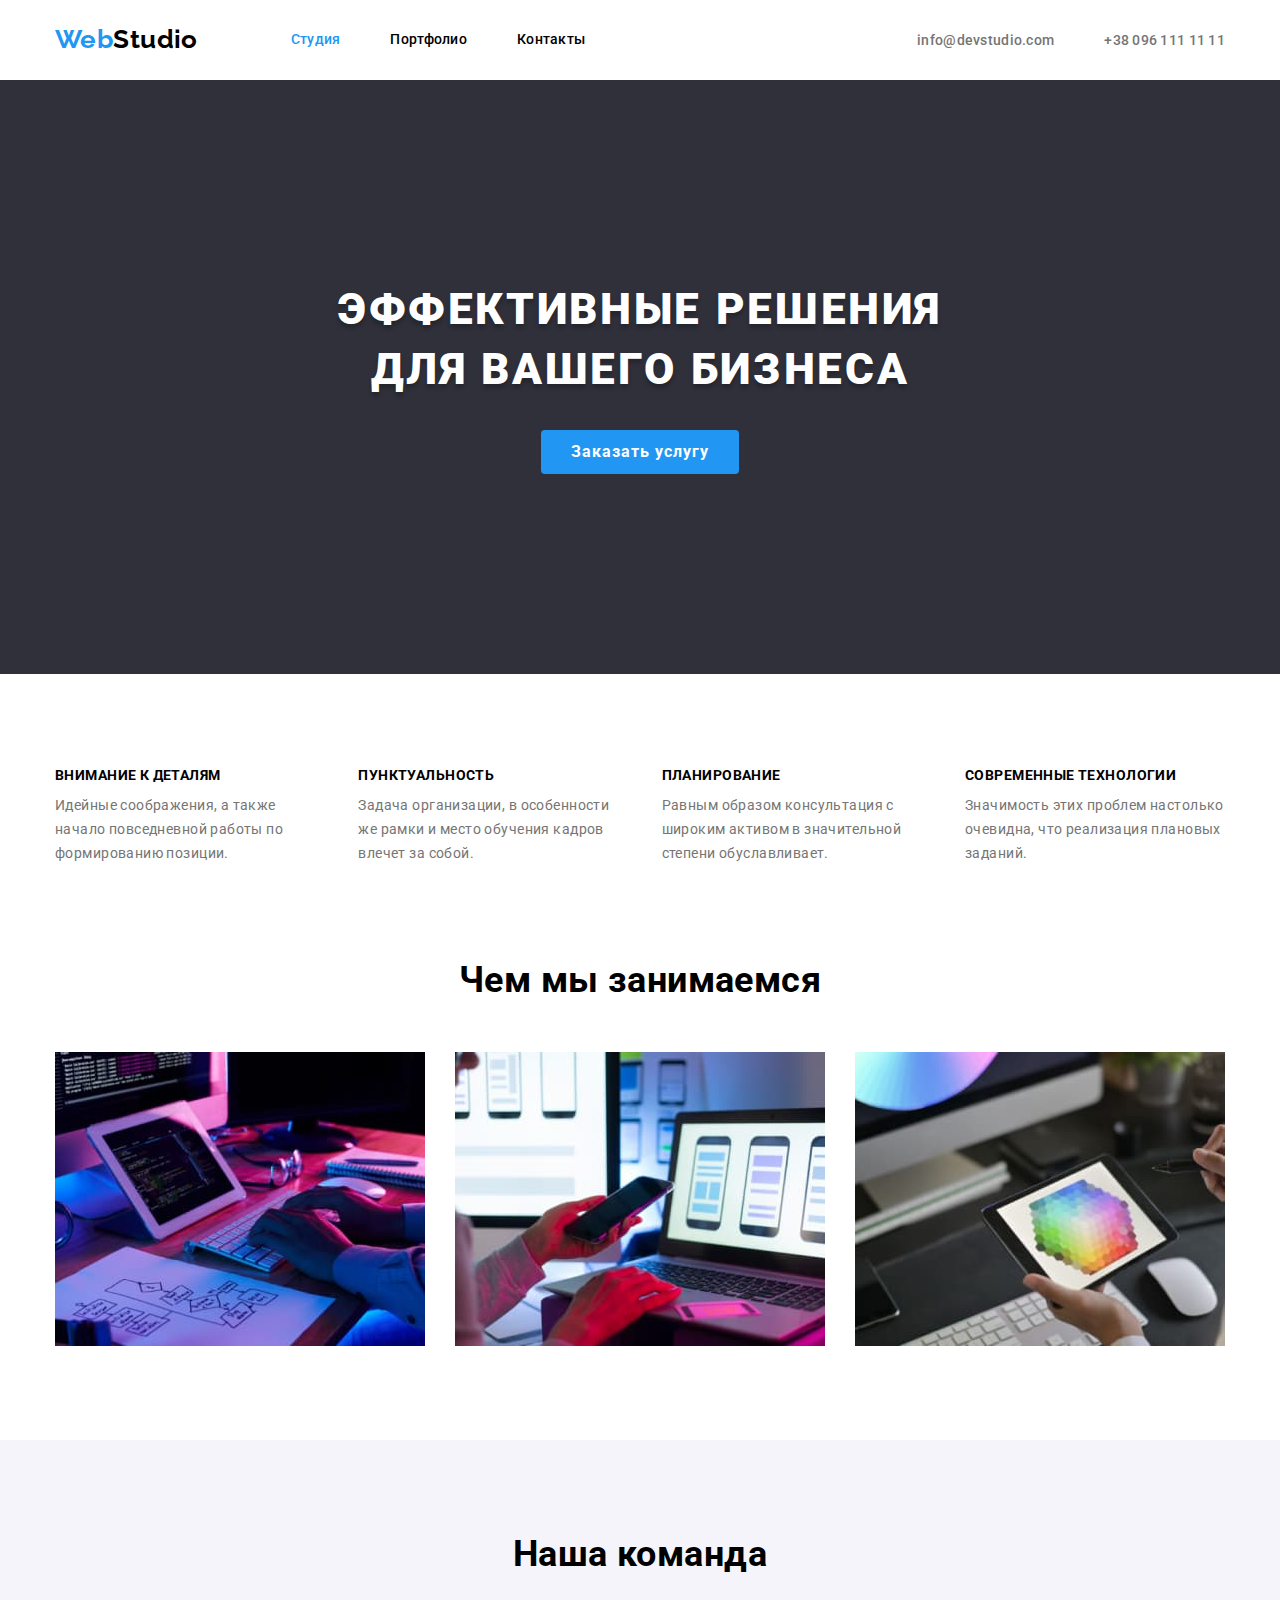
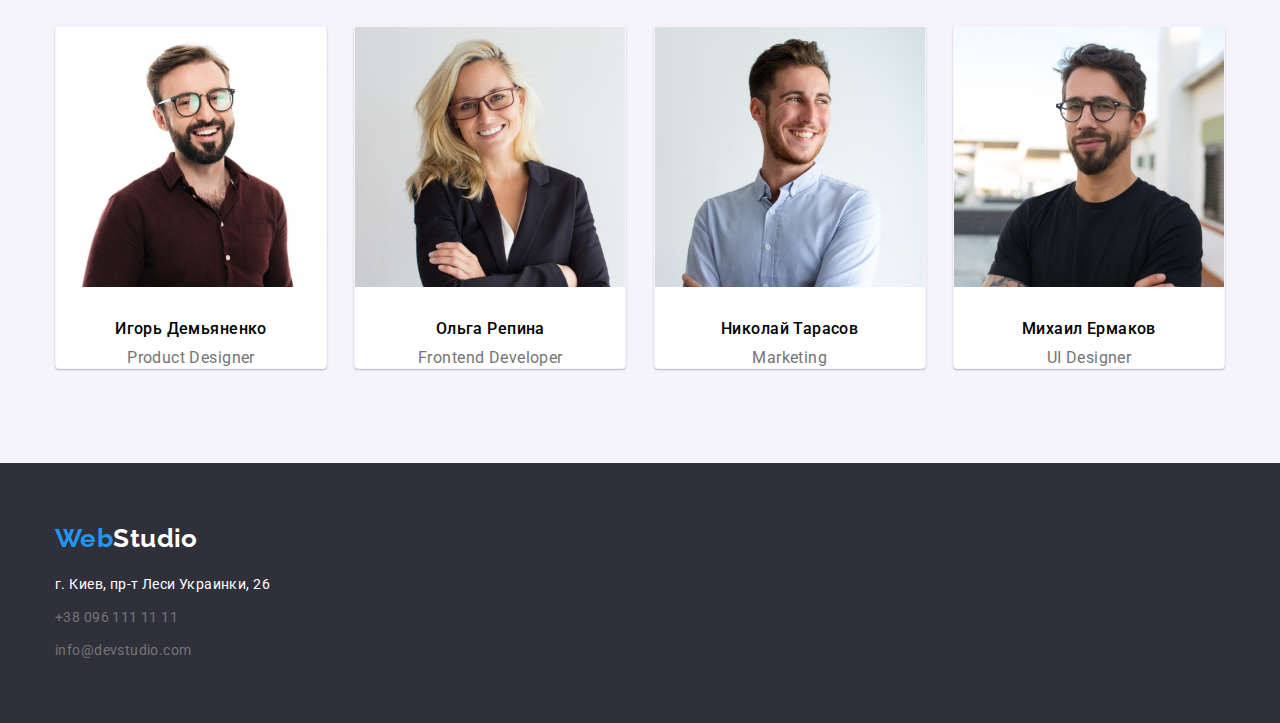
<file: index.html>
<!DOCTYPE html>
<html lang="ru">
<head>
    <meta charset="UTF-8">
    <meta http-equiv="X-UA-Compatible" content="IE=edge">
    <meta name="viewport" content="width=device-width, initial-scale=1.0">
    <link rel="preconnect" href="https://fonts.googleapis.com">
    <link rel="preconnect" href="https://fonts.gstatic.com" crossorigin>
    <link href="https://fonts.googleapis.com/css2?family=Raleway:wght@700&family=Roboto:wght@400;500;700;900&display=swap" rel="stylesheet">
    <link rel="stylesheet" href="https://cdnjs.cloudflare.com/ajax/libs/modern-normalize/1.1.0/modern-normalize.min.css">
    <link rel="stylesheet" href="./css/style.css">
    <title>studio</title>
</head>
<body>
    <header>
            <div class="container main-nav">
                <nav class="nav-menu">
                    <a class="logo" href="#"><span>Web</span>Studio</a>
                    <ul class="menu">
                        <li class="menu-item"><a class="menu-link current" href="./index.html">Студия</a></li>
                        <li class="menu-item"><a class="menu-link" href="./portfolio.html">Портфолио</a></li>
                        <li class="menu-item"><a class="menu-link" href="#">Контакты</a></li>
                    </ul>
                </nav>
                <ul class="mail-phone">
                    <li class="mail-phone-item"><a class="mail-phone-link" href="mailto:info@devstudio.com">info@devstudio.com</a></li>
                    <li class="mail-phone-item"><a class="mail-phone-link" href="tel:+380961111111">+38 096 111 11 11</a></li>
                </ul>
            </div>
    </header>
    <main>
        <section class="studio">
            <div class="container">
                <h1 class="title">Эффективные решения<br> для вашего бизнеса</h1>
                <button class="btn-order" type="button">Заказать услугу</button>
            </div>                      
        </section>
        <section class="about">
            <div class="container container-padding ">
                <h2 class="visually-hidden title-two">Наши преимущества</H2>
                <ul class="about-title">
                    <li class="about-item">
                        <h3 class="title-three">Внимание к деталям</h3>
                        <p class="text">Идейные соображения, а также начало повседневной работы по формированию позиции.
                        </p>
                    </li>
                    <li class="about-item">
                        <h3 class="title-three">Пунктуальность</h3>
                        <p class="text">Задача организации, в особенности же рамки и место обучения кадров влечет за собой.</p>
                    </li>
                    <li class="about-item">
                        <h3 class="title-three">Планирование</h3>
                        <p class="text">Равным образом консультация с широким активом в значительной степени обуславливает.</p>
                    </li>
                    <li class="about-item">
                        <h3 class="title-three">Современные технологии</h3>
                        <p class="text">Значимость этих проблем настолько очевидна, что реализация плановых заданий.</p>
                    </li>
                </ul>
            </div>  
        </section>
        <section class="work">
            <div class="container container-padding">
                <h2 class="title-two">Чем мы занимаемся</h2>
                <ul class="foto">
                    <li><img class="foto-item" src="./images/img1.jpg" alt="работа с компьютером"></li>
                    <li><img class="foto-item" src="./images/img2.jpg" alt="работа с телефоном"></li>
                    <li><img class="foto-item" src="./images/img3.jpg" alt="работа с планшетом"></li>
                </ul>
            </div>
        </section>  
        <section class="contact">
            <div class="container container-padding">
                <h2 class="title-two">Наша команда</h2>
                <ul class="contact-list">
                    <li class="contact-item">
                        <img class="contactfoto" src="./images/igor.jpg" alt="игорь">
                        <h3 class="contact-title">Игорь Демьяненко</h3>
                        <p class="contact-text">Product Designer</p>
                    </li>
                    <li class="contact-item">
                        <img class="contactfoto" src="./images/olga.jpg" alt="ольга">
                        <h3 class="contact-title">Ольга Репина</h3>
                        <p class="contact-text">Frontend Developer</p>
                    </li>
                    <li class="contact-item">
                        <img class="contactfoto" src="./images/nikolay.jpg" alt="николай">
                        <h3 class="contact-title">Николай Тарасов</h3>
                        <p class="contact-text">Marketing</p>
                    </li>
                    <li class="contact-item">
                        <img class="contactfoto" src="./images/mihail.jpg" alt="михаил">
                        <h3 class="contact-title">Михаил Ермаков</h3>
                        <p class="contact-text">UI Designer</p>
                    </li>
                </ul>
            </div>
        </section>    
    </main>
    <footer class="basement">
        <div class="container">
            <a class="logo text-logo-white" href="#"><span>Web</span>Studio</a>
            <address>
                <ul class="adress">
                    <li class="adress-item"><a class="adress-link" href="#">г. Киев, пр-т Леси Украинки, 26</a></li>
                    <li class="adress-item"><a class="adress-link" href="tel:+380961111111">+38 096 111 11 11</a></li>
                    <li class="adress-item"><a class="adress-link" href="mailto:info@devstudio.com">info@devstudio.com</a></li>
                </ul>
            </address>
        </div>
    </footer>
</body>
</html>
</file>
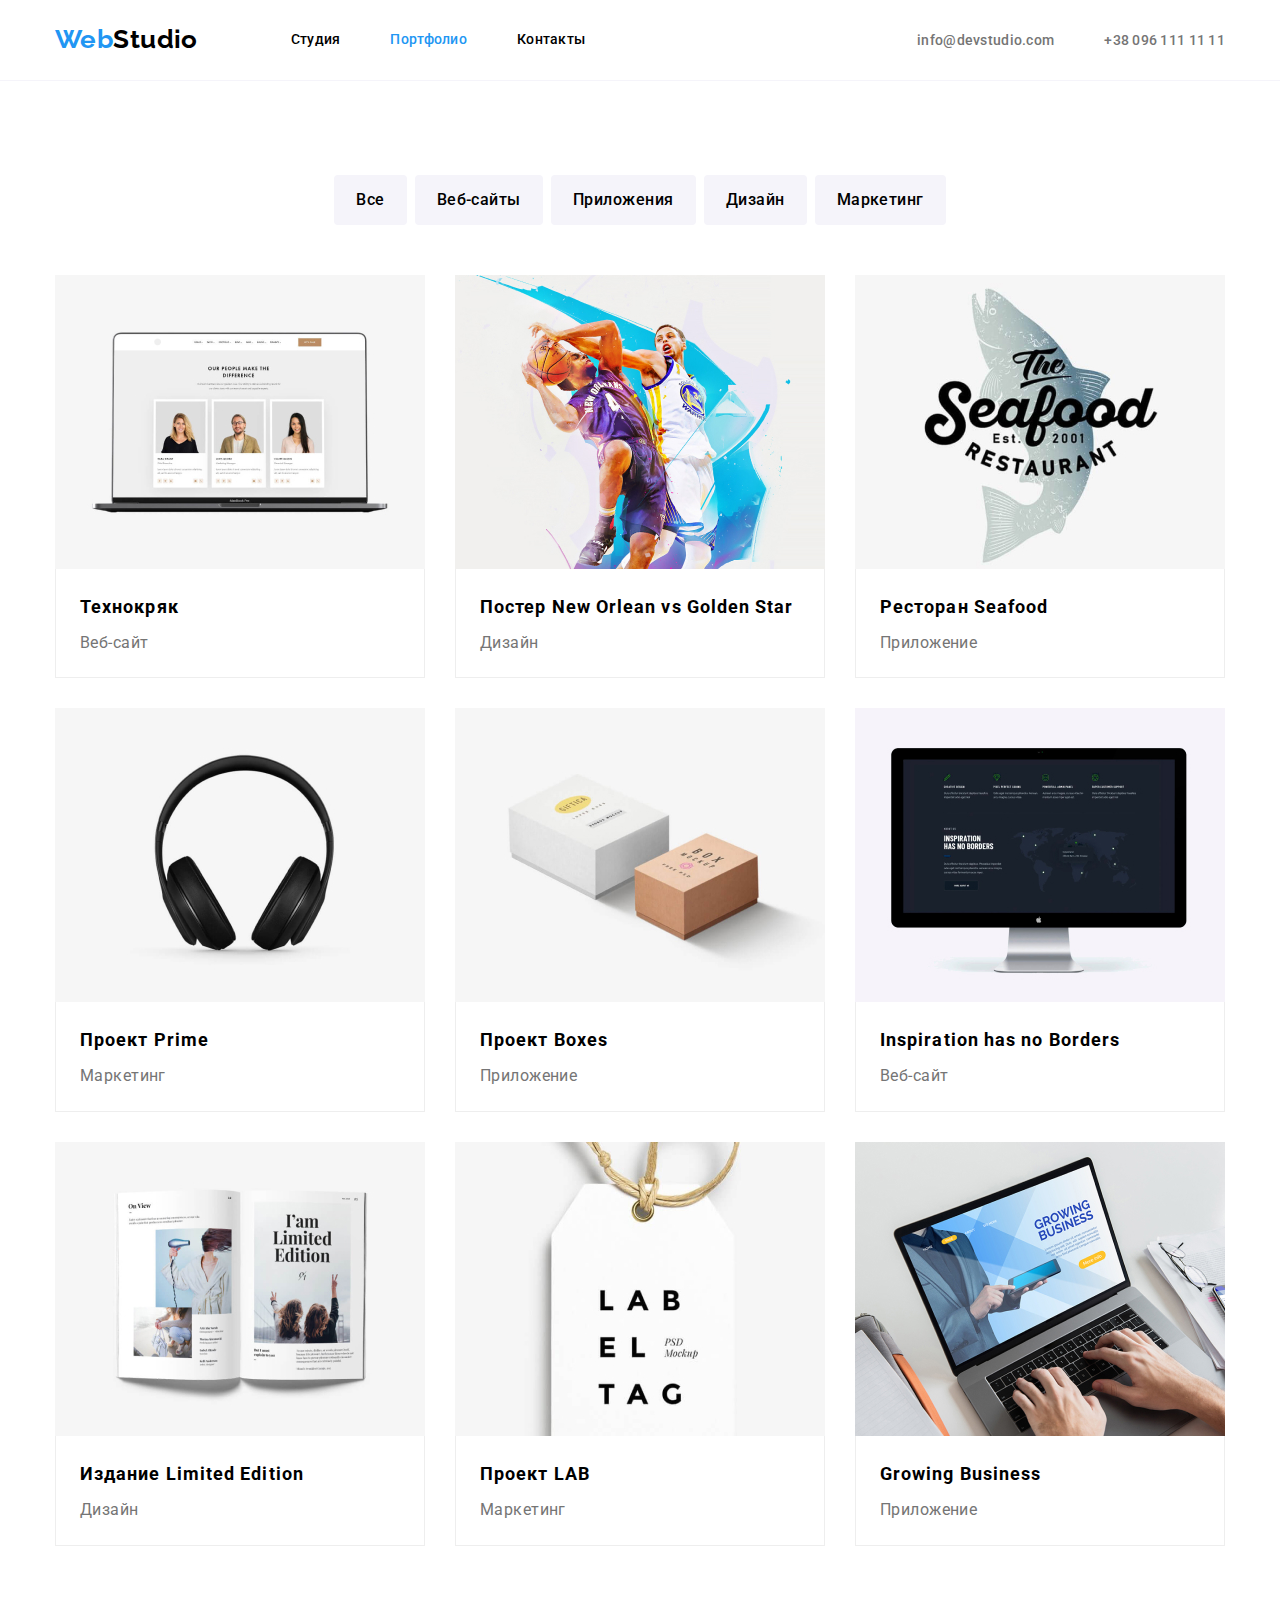
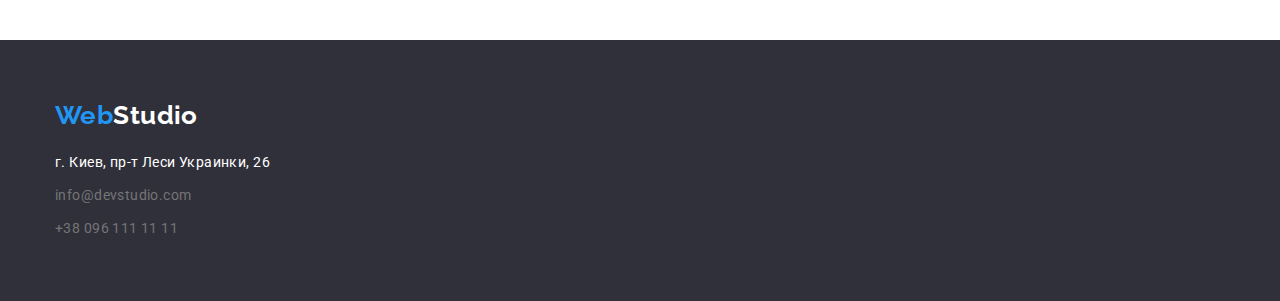
<file: portfolio.html>
<!DOCTYPE html>
<html lang="ru">
<head>
    <meta charset="UTF-8">
    <meta http-equiv="X-UA-Compatible" content="IE=edge">
    <meta name="viewport" content="width=device-width, initial-scale=1.0">
    <link rel="preconnect" href="https://fonts.googleapis.com">
    <link rel="preconnect" href="https://fonts.gstatic.com" crossorigin>
    <link href="https://fonts.googleapis.com/css2?family=Raleway:wght@700&family=Roboto:wght@400;500;700;900&display=swap" rel="stylesheet">
    <link rel="stylesheet" href="https://cdnjs.cloudflare.com/ajax/libs/modern-normalize/1.1.0/modern-normalize.min.css">
    <link rel="stylesheet" href="./css/style.css">
    <title>portfolio</title>
</head>
<body>
    <header class="header-portfolio">
        <div class="container main-nav">
            <nav class="nav-menu">
                <a class="logo" href="#"><span>Web</span>Studio</a>
                <ul class="menu">
                    <li class="menu-item"><a class="menu-link" href="./index.html">Студия</a></li>
                    <li class="menu-item"><a class="menu-link current" href="./portfolio.html">Портфолио</a></li>
                    <li class="menu-item"><a class="menu-link" href="#">Контакты</a></li>
                </ul>
            </nav>
            <ul class="mail-phone">
                <li class="mail-phone-item"><a class="mail-phone-link" href="mailto:info@devstudio.com">info@devstudio.com</a></li>
                <li class="mail-phone-item"><a class="mail-phone-link" href="tel:+380961111111">+38 096 111 11 11</a></li>
            </ul>
        </div>
    </header>
    <main>
        <section class="main-portfolio">
            <div class="container container-padding">
                <h1 class="visually-hidden">что мы предлагаем</h1>
                <ul class="buttons">
                    <li class="btn-link"><button class="btn" type="button">Все</button></li>
                    <li class="btn-link"><button class="btn" type="button">Веб-сайты</button></li>
                    <li class="btn-link"><button class="btn" type="button">Приложения</button></li>
                    <li class="btn-link"><button class="btn" type="button">Дизайн</button></li>
                    <li class="btn-link"><button class="btn" type="button">Маркетинг</button></li>
                </ul>
                <ul class="portfolio">
                    <li class="portfolio-item">
                        <img class="portfolio-foto" src="./images/port.jpg" alt="">
                        <div class="box">
                            <h2 class="portfolio-title">Технокряк</h2>
                            <p class="portfolio-text">Веб-сайт</p>
                        </div>
                    </li>
                    <li class="portfolio-item">
                        <img class="portfolio-foto" src="./images/port2.jpg" alt="">
                        <div class="box">
                            <h2 class="portfolio-title">Постер New Orlean vs Golden Star</h2>
                            <p class="portfolio-text">Дизайн</p>
                        </div>
                    </li>
                    <li class="portfolio-item">
                        <img class="portfolio-foto" src="./images/port3.jpg" alt="">
                        <div class="box">
                            <h2 class="portfolio-title">Ресторан Seafood</h2>
                            <p class="portfolio-text">Приложение</p>
                        </div>
                    </li>
                    <li class="portfolio-item">
                        <img class="portfolio-foto" src="./images/port4.jpg" alt="">
                        <div class="box">
                            <h2 class="portfolio-title">Проект Prime</h2>
                            <p class="portfolio-text">Маркетинг</p>
                        </div>
                    </li>
                    <li class="portfolio-item">
                        <img class="portfolio-foto" src="./images/port5.jpg" alt="">
                        <div class="box">
                            <h2 class="portfolio-title">Проект Boxes</h2>
                            <p class="portfolio-text">Приложение</p>
                        </div>
                    </li>
                    <li class="portfolio-item">
                        <img class="portfolio-foto" src="./images/port6.jpg" alt="">
                        <div class="box">
                            <h2 class="portfolio-title">Inspiration has no Borders</h2>
                            <p class="portfolio-text">Веб-сайт</p>
                        </div>
                    </li>
                    <li class="portfolio-item">
                        <img class="portfolio-foto" src="./images/port7.jpg" alt="">
                        <div class="box">
                            <h2 class="portfolio-title">Издание Limited Edition</h2>
                            <p class="portfolio-text">Дизайн</p>
                        </div>
                    </li>
                    <li class="portfolio-item">
                        <img class="portfolio-foto" src="./images/port8.jpg" alt="">
                        <div class="box">
                            <h2 class="portfolio-title">Проект LAB</h2>
                            <p class="portfolio-text">Маркетинг</p>
                        </div>
                    </li>
                    <li class="portfolio-item">
                        <img class="portfolio-foto" src="./images/port9.jpg" alt="">
                        <div class="box">
                            <h2 class="portfolio-title">Growing Business</h2>
                            <p class="portfolio-text">Приложение</p>
                        </div>
                    </li>
                </ul>
            </div>
        </section>
    </main>

    <address></address>

    <footer class="basement">
        <div class="container">
            <a class="logo text-logo-white" href="#"><span>Web</span>Studio</a>
            <address>
                <ul class="adress">
                    <li class="adress-item"><a class="adress-link" href="#">г. Киев, пр-т Леси Украинки, 26</a></li>
                    <li class="adress-item"><a class="adress-link" href="mailto:info@devstudio.com">info@devstudio.com</a></li>
                    <li class="adress-item"><a class="adress-link" href="tel:+380961111111">+38 096 111 11 11</a></li>
                </ul>
            </address>
        </div>    
    </footer>
</body>
</html>
</file>
<file: css/style.css>
:root {
   --color1:#2196F3;
   --color-bg:#2F303A;
   --color-bg2: #fff;
   --color-text: #757575;
   --color-black: #000000;
   --color-white: #fff;
   --color-btn: #F5F4FA;

    --font-family-primary: 'Roboto', sans-serif;
    --font-family-logo: 'Raleway', sans-serif;

}

/* html {
    box-sizing: border-box;
}

*, *::before, *::after {
    box-sizing: initial;
} */


body {
    font-family: var(--font-family-primary);
    background-color: var(--color-bg2);
    font-size: 14px;
    letter-spacing: 0.03em;
    color: var(--color-black);
}

h1,h2,h3,h4,h5,h6,p {
    margin: 0;
}
a {
    text-decoration: none;
}

ul {
    padding-left: 0;
    margin-top: 0;
    margin-bottom: 0;
    list-style: none;
}



.container {
    margin: 0 auto;
    width: 1200px;
    padding: 0 15px;
}

.container-padding {
    padding-top: 94px;
    padding-bottom: 94px;
}


.visually-hidden {
    position: absolute;
    width: 1px;
    height: 1px;
    margin: -1px;
    border: 0;
    padding: 0;

    white-space: nowrap;
    clip-path: inset(100%);
    clip: rect(0 0 0 0);
    overflow: hidden;
}

/* header end logo footer*/

.main-nav {
    display: flex;
    align-items: center;
}

.nav-menu {display: flex;}

.logo {
    display: inline-block;
    margin-top: 24px;
    margin-bottom: 25px;
    margin-right: 93px;
    font-size: 26px;
    font-family: var(--font-family-logo);
    font-weight: 700;
    line-height: 1.19;
    color: black;
}

.logo span {
    color: var(--color1);
}

.menu {
    display: flex;
}

.menu-item + .menu-item {
    margin-left: 50px;
}

.menu-link {
    display: block;
    padding-top: 32px;
    padding-bottom: 32px;
    color: black;
    font-weight: 500;
    line-height: 1.14;
    letter-spacing: 0.02em;
}

.mail-phone {
    display: flex;
    margin-left: auto;
}
.mail-phone-item + .mail-phone-item {
    margin-left: 50px;
}

.mail-phone-link {
    color: var(--color-text);
    font-weight: 500;
    line-height: 1.14;
    letter-spacing: 0.02em;
}

.menu-link:hover,
.mail-phone-link:hover {
    color: var(--color1);
}

.menu-link.current{
    color: var(--color1);
}

/* section studio */

.studio {
    background-color: var(--color-bg);
    padding: 200px 0;
    text-align: center;
}

.title {
    margin-bottom: 30px;
    font-size: 44px;
    font-weight: 900;
    letter-spacing: 0.06em;
    line-height: 1.36;
    color: var(--color-white);
    text-transform: uppercase;
    text-shadow: 0px 4px 4px rgba(0, 0, 0, 0.25);
    
}

.btn-order {
    display: inline-block;
    padding: 20px 30px;
    font-family: var(--font-family-primary);
    font-size: 16px;
    font-weight: 700;
    font-style: normal;
    line-height: 0.3;
    color: var(--color-white);
    letter-spacing: 0.06em;
    border-radius: 4px;
    border: none;
    cursor: pointer;
    background-color: var(--color1);
}

/* about */

.about-title {
    display: flex;
    justify-content: space-between;
}

.about-item {
   max-width: 260px;
}

.title-two {
    margin-bottom: 50px;
    font-size: 36px;
    font-weight: 700;
    line-height: 1.16;
    text-align: center;
}

.work .container-padding {
    padding-top: 0;
}

.title-three {
    margin-bottom: 10px;
    font-size: 14px;
    line-height: 1.14;
    font-weight: 700;
    text-transform: uppercase;
}

.text {
    color: var(--color-text);
    font-weight: 400;
    line-height: 1.71;
}

/* work */

.foto {
    display: flex;
    justify-content: space-between;
}

.foto-item {
    
    display: block;
    width: 370px;
    height: auto;
}

/* .foto {
        display: flex;
        display: block;
        width: 100%;
        height: auto;
} */

/* contact */

.contact {
    background-color: var(--color-btn)
}
.contact-list {
    display: flex;
    justify-content: space-between;
}

.contact-item {
    text-align: center;
    background: var(--color-bg2);
    border: 1px solid var(--color-btn);
    border-radius: 0px 0px 4px 4px;
    box-shadow: 0px 1px 3px rgba(0, 0, 0, 0.12), 0px 1px 1px rgba(0, 0, 0, 0.14);;
}
/* тест */
.contactfoto {
    margin-bottom: 30px;
    width: 270px;
    height: auto;
    
}

.contact-title {
    margin-bottom: 10px;
    font-weight: 500;
    font-size: 16px;
    line-height: 1.18;
}

.contact-text {
    font-size: 16px;
    color: var(--color-text);
    font-weight: 400;
    line-height: 1.18;
}


/* footer */
.text-logo-white {
    color: var(--color-white);
}

.adress-item + .adress-item {
    margin-top: 9px;
}

.basement {
    padding-top: 60px;
    padding-bottom: 60px;
    background-color: var(--color-bg);
}

.basement .logo {
    margin: 0;
    margin-bottom: 20px;
}

.adress-link {
    font-style: normal;
    font-weight: 400;
    line-height: 1.71;
    color: var(--color-text);
}

.adress li:first-child a{
    color: var(--color-white);
}

.buttons {
    display: flex;
    justify-content: center;
    margin-bottom: 50px;
    background-color: var(--color-bg2);
}


.btn {
    cursor: pointer;
    padding: 12px 22px;
    background-color: var(--color-btn);
    border-radius: 4px;
    border: none;
    font-family: var(--font-family-primary);
    font-size: 16px;
    font-weight: 500;
    line-height: 1.6;
    letter-spacing: 0.03em;
}

.btn-link + .btn-link {
    margin-left: 8px;
}

.btn:hover {
    color: var(--color-white);
    background-color: var(--color1);
    box-shadow: 0px 1px 2px rgba(0, 0, 0, 0.08), 0px 2px 2px rgba(0, 0, 0, 0.12);
}

.btn:focus {
    color: var(--color-white);
    background-color: var(--color1);
}

.header-portfolio {
    border-bottom: 1px solid var(--color-btn);
}

.portfolio {
    display: flex;
    flex-wrap: wrap;
    gap: 30px;
    flex-basis: calc((100% - 45px) / 3);
}

.portfolio-item {
    
}

.portfolio-title {
    margin-bottom: 4px;
    font-weight: 700;
    font-size: 18px;
    line-height: 2;
    letter-spacing: 0.06em;
}

.portfolio-text {
    font-weight: 400;
    font-size: 16px;
    line-height: 1.8;
    color: var(--color-text);
}

.portfolio-foto {
    display: block;
    width: 370px;
}

.box {
    padding: 20px 24px;
    border: 1px solid #eeeeee;
    border-top: none;
}
</file>
